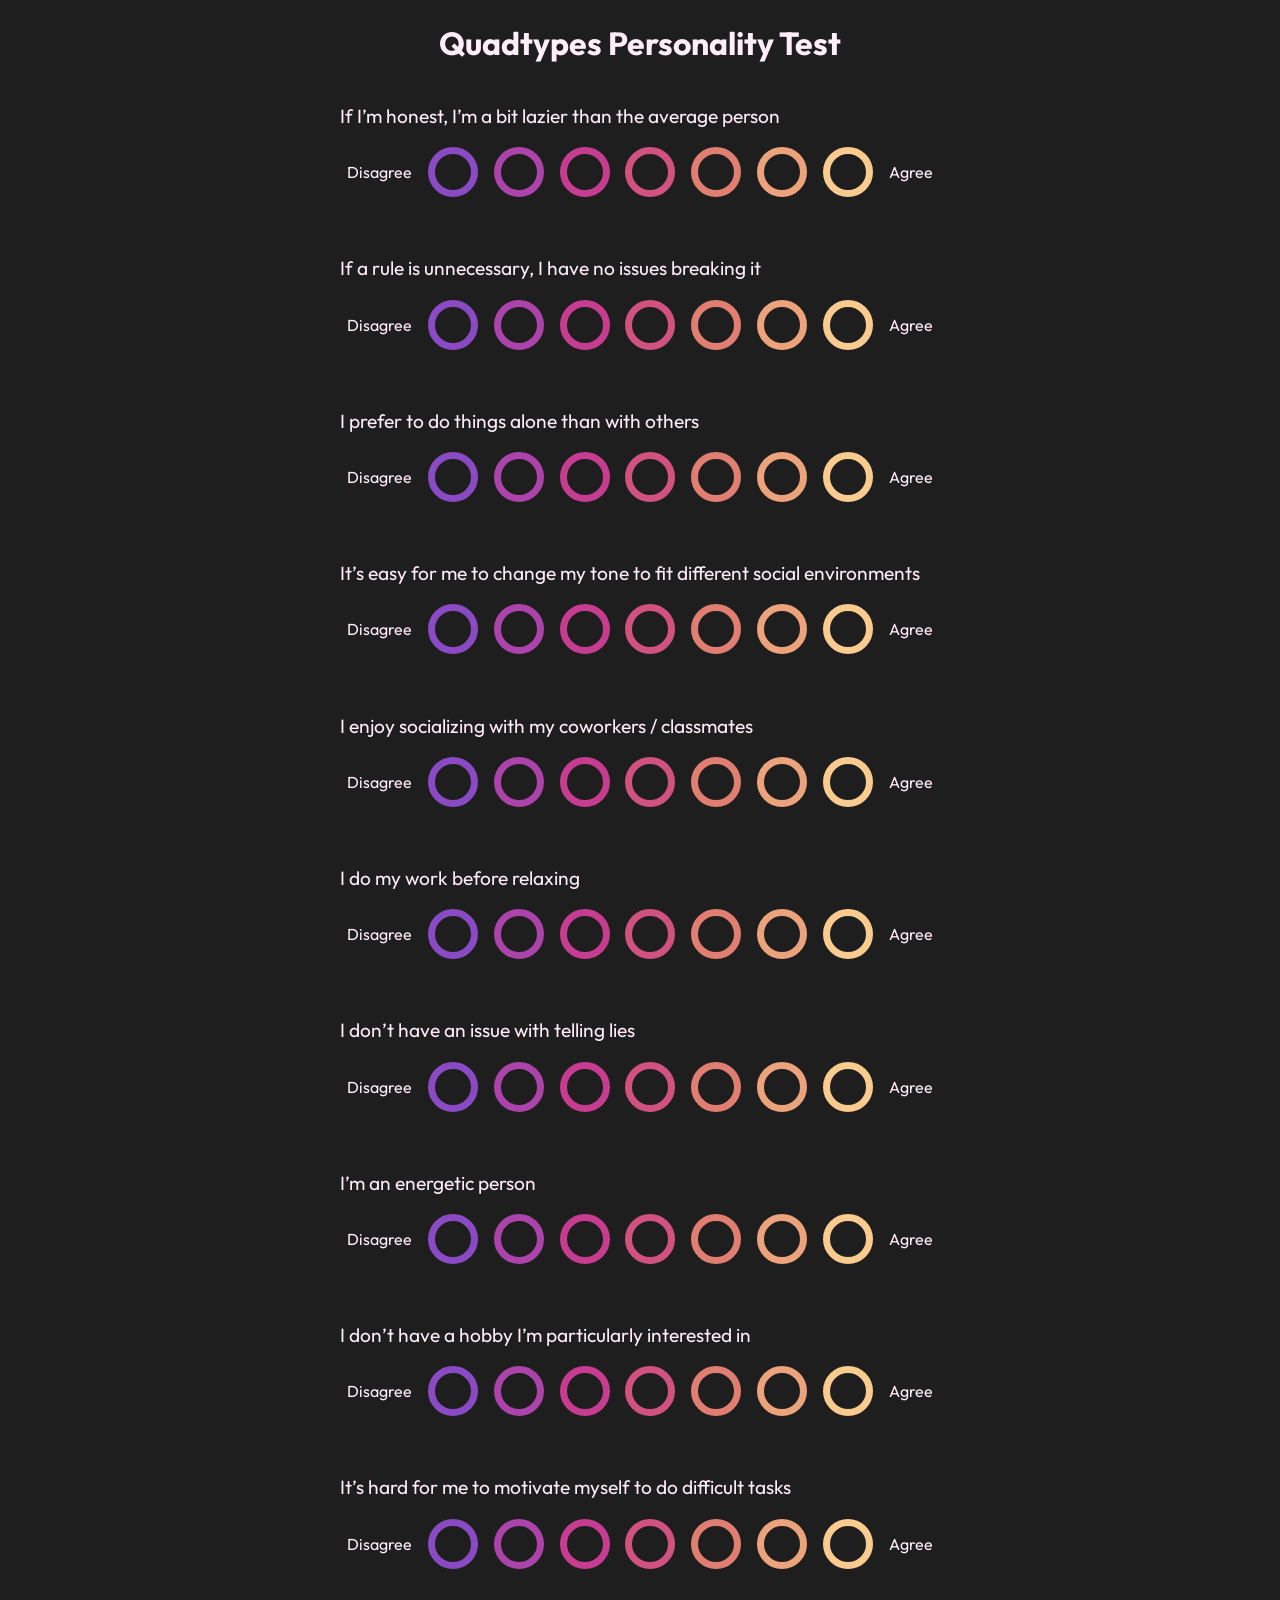
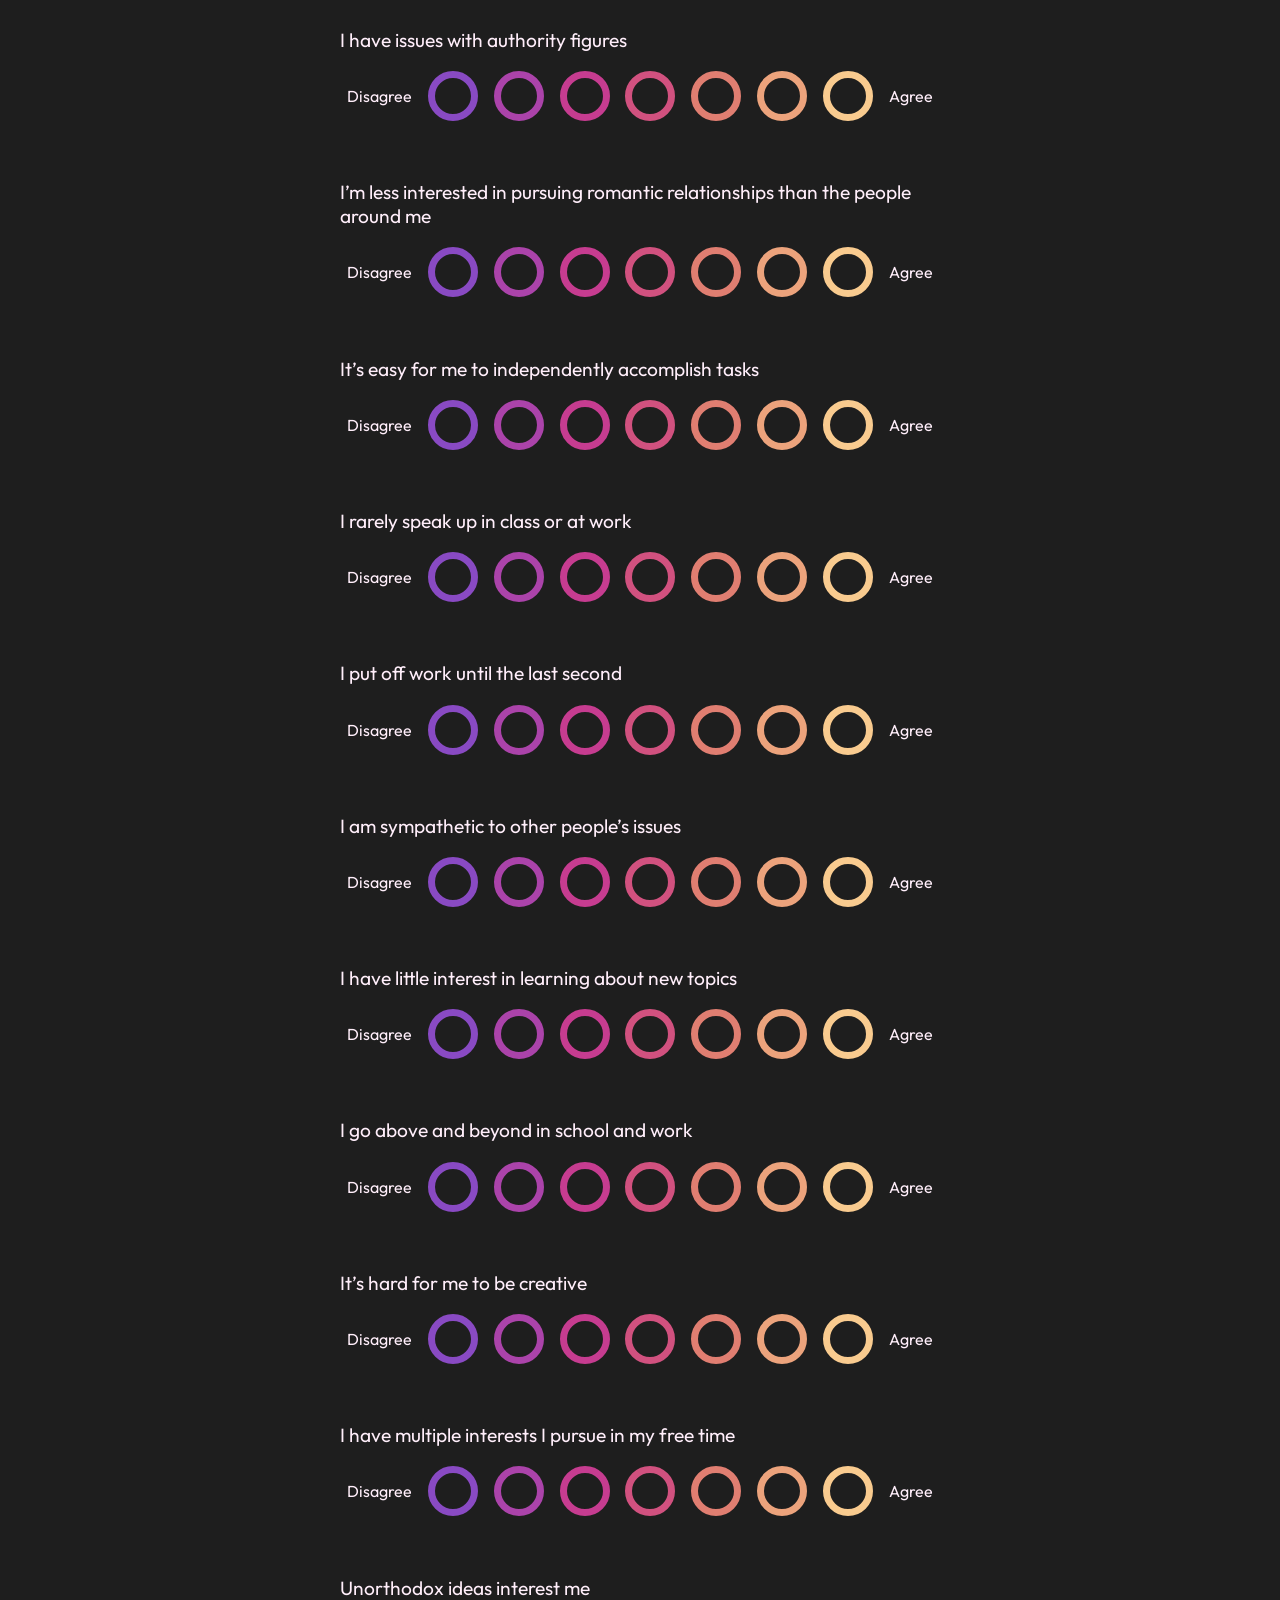
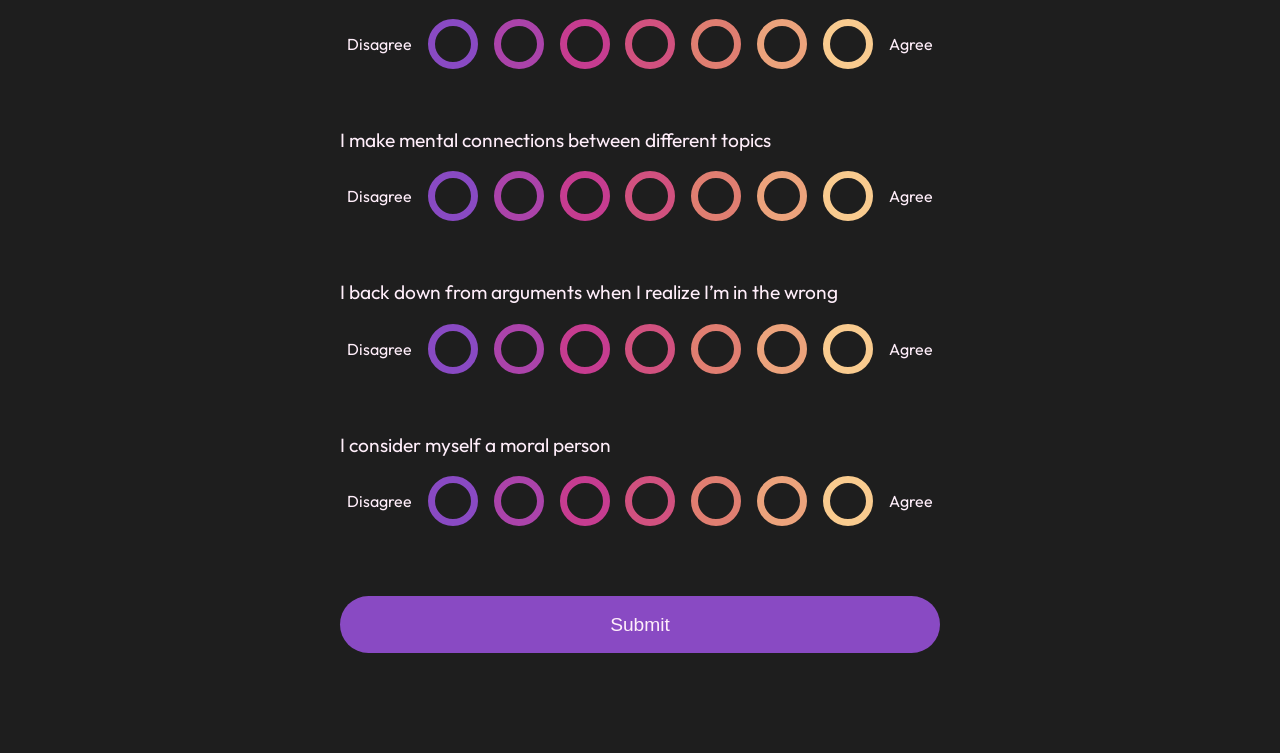
<file: index.html>
<!DOCTYPE html>
<html lang="en">
<head>
    <meta charset="UTF-8">
    <meta name="viewport" content="width=device-width, initial-scale=1.0">
    <title>Quadtypes Personality Test</title>
    <link rel="stylesheet" href="styles.css">
    <script src="script.js" defer></script>
</head>
<body>
    <header>
        <h1>Quadtypes Personality Test</h1>
    </header>
    <main>
        <div id="questions-section"></div>
        <button class="submit-button background-color-0" id="submit-button">Submit</button>
    </main>
</body>
</html>
</file>
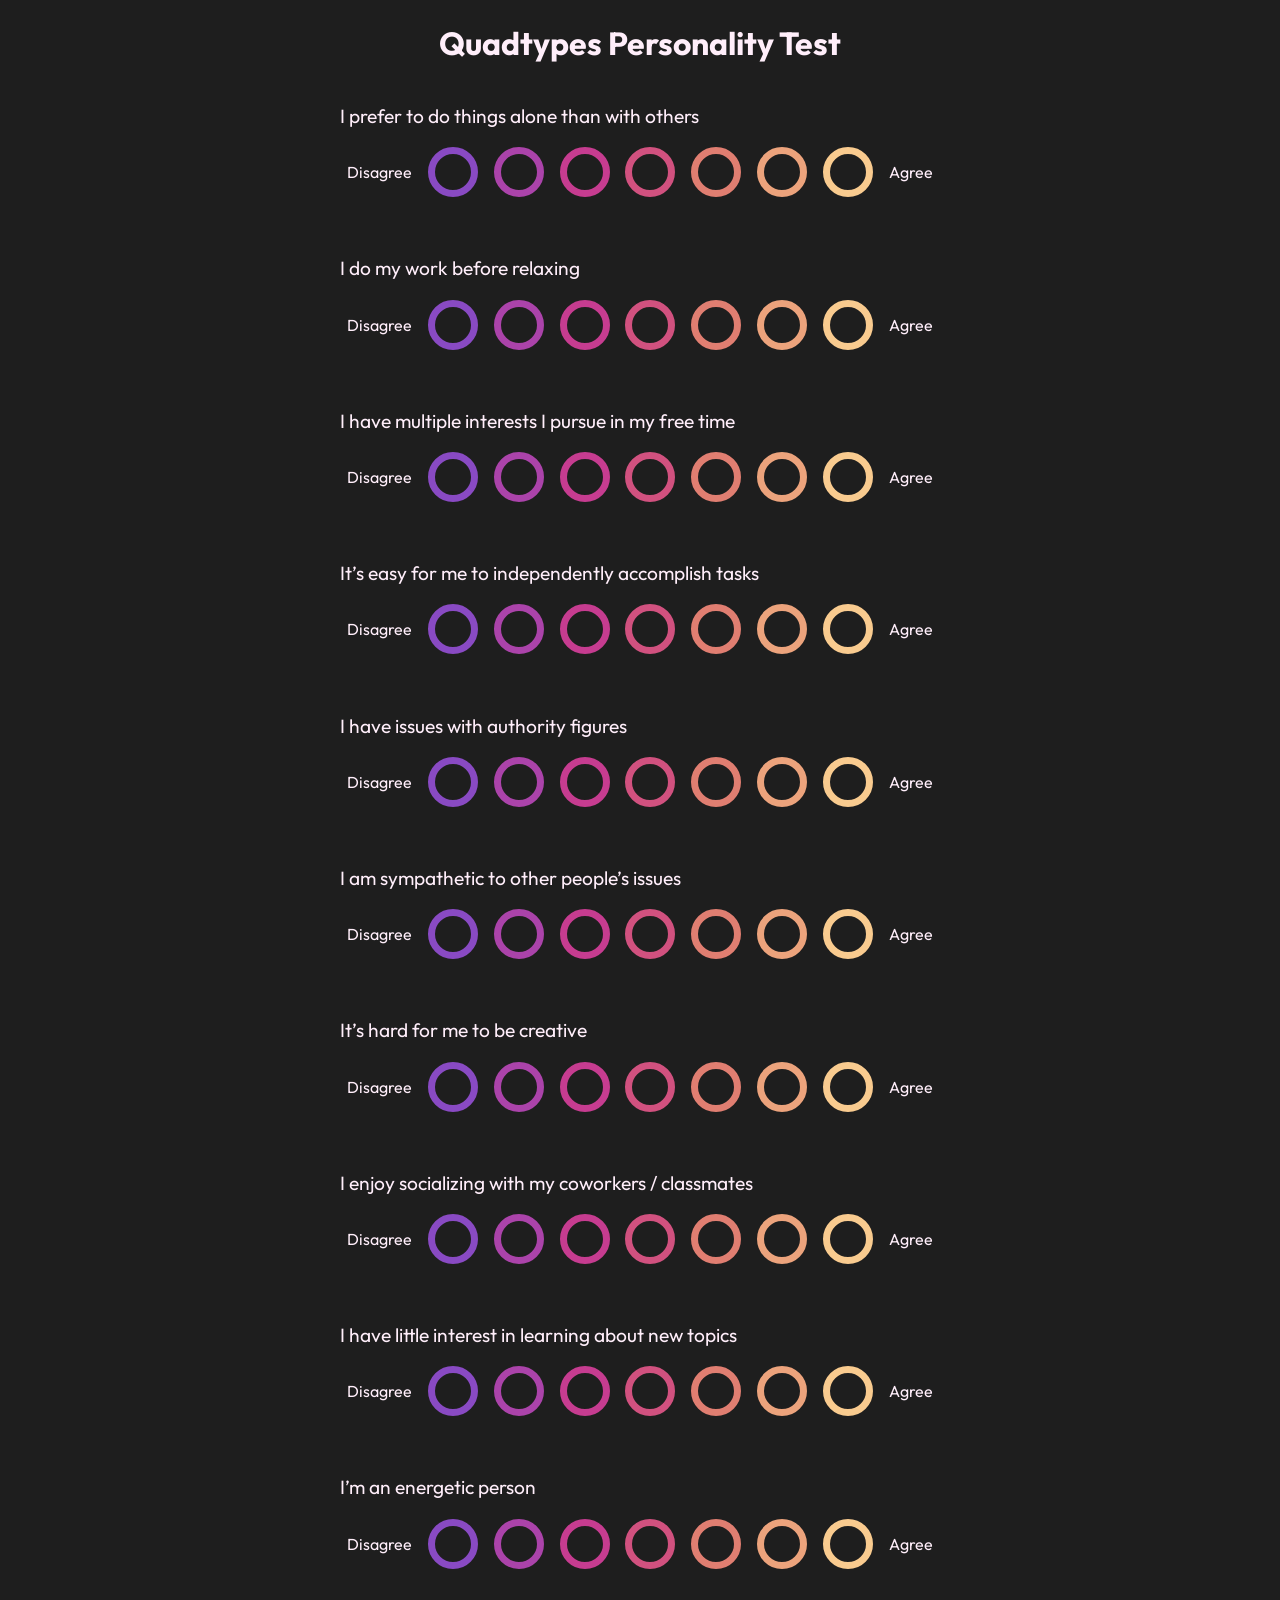
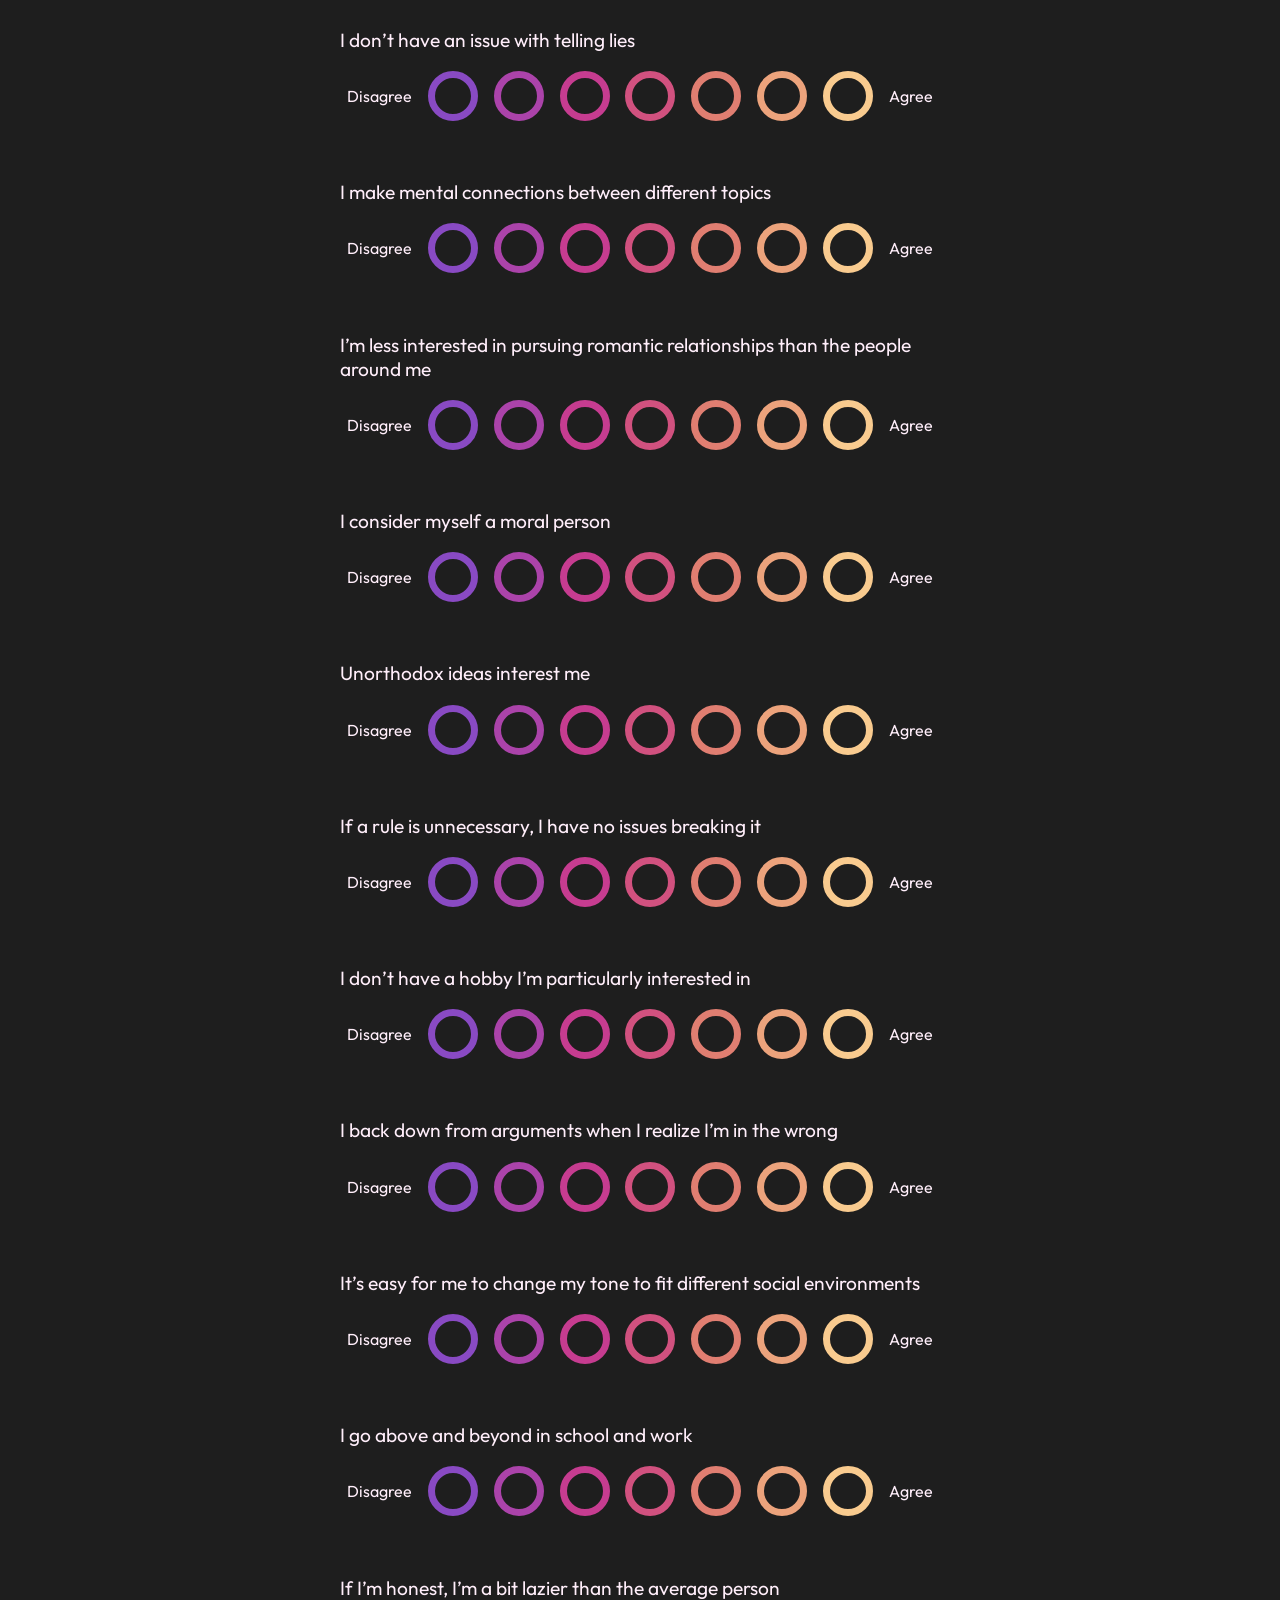
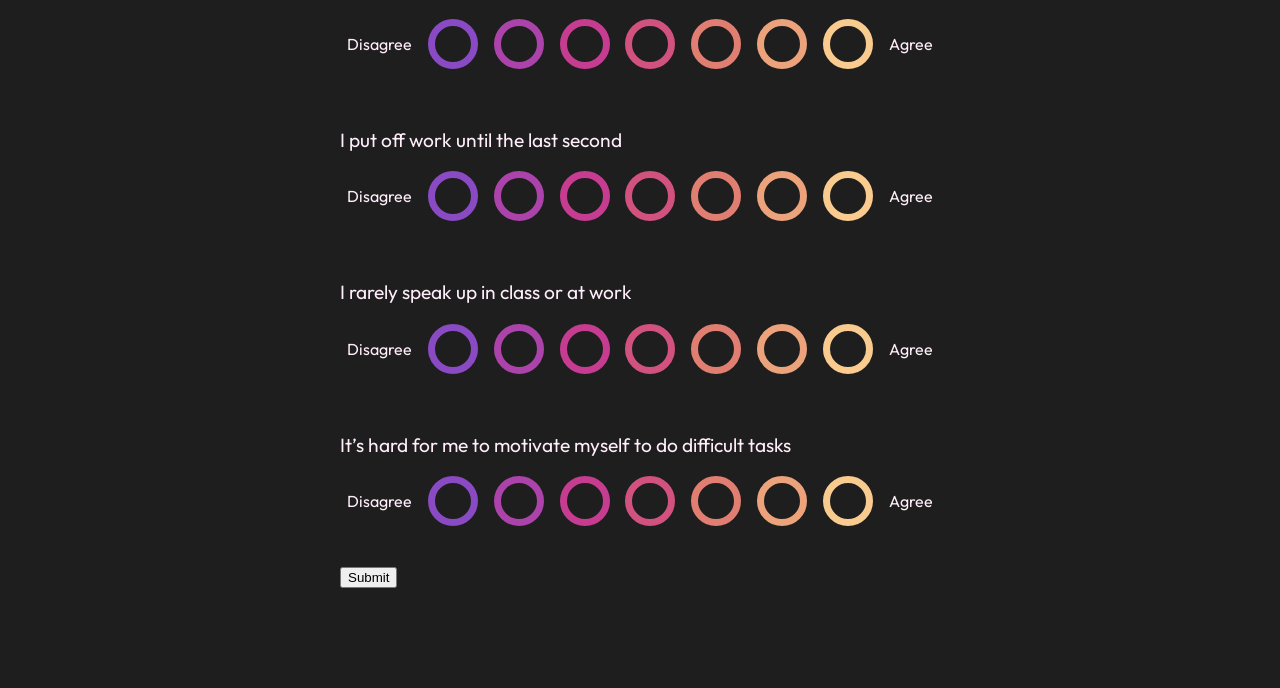
<file: quiz.html>
<!DOCTYPE html>
<html lang="en">
<head>
    <meta charset="UTF-8">
    <meta name="viewport" content="width=device-width, initial-scale=1.0">
    <title>Quadtypes Personality Test</title>
    <link rel="stylesheet" href="styles.css">
    <script src="script.js" defer></script>
</head>
<body>
    <header>
        <h1>Quadtypes Personality Test</h1>
    </header>
    <main>
        <div id="questions-section"></div>
        <button id="submit-button">Submit</button>
    </main>
</body>
</html>
</file>
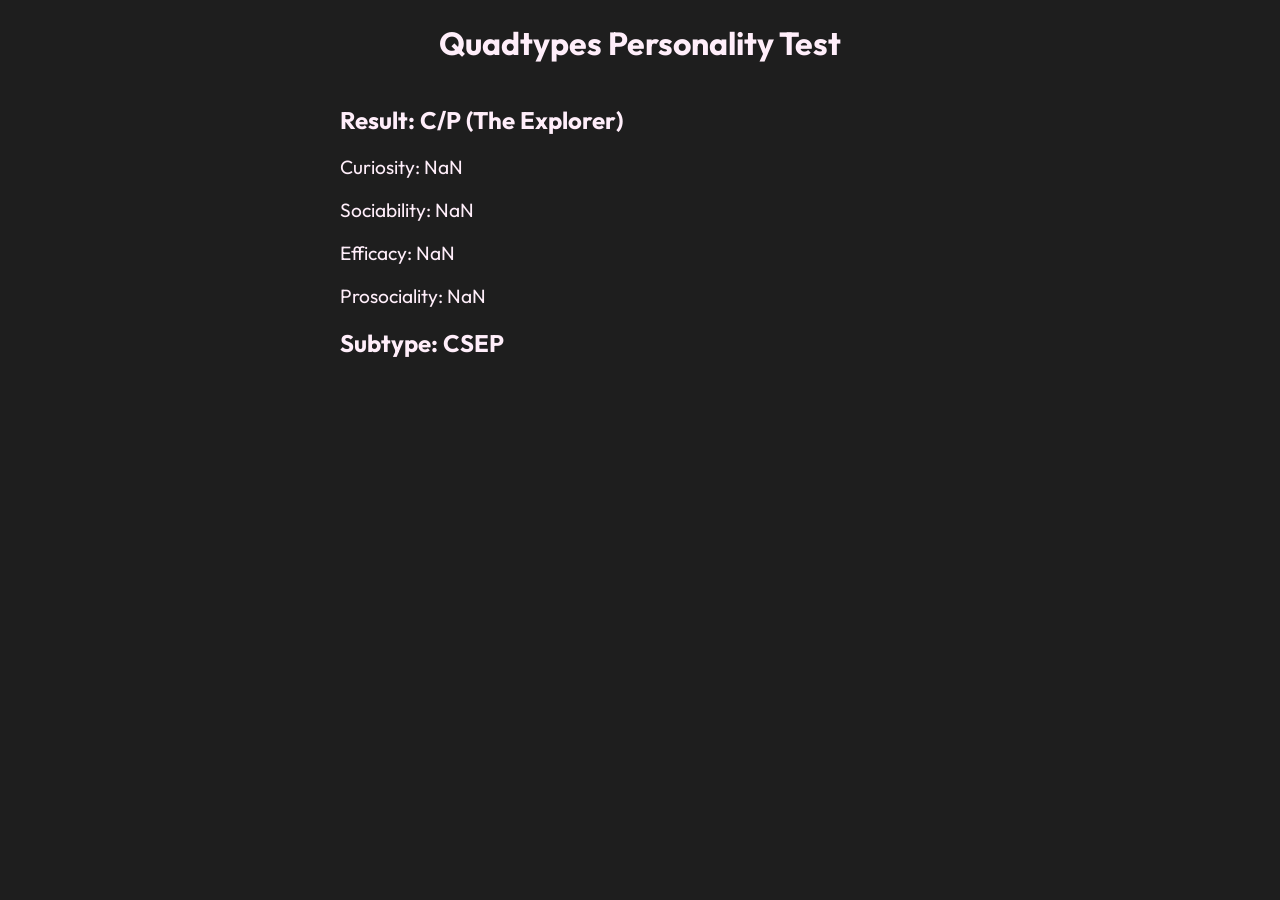
<file: results.html>
<!DOCTYPE html>
<html lang="en">
<head>
    <meta charset="UTF-8">
    <meta name="viewport" content="width=device-width, initial-scale=1.0">
    <title>Quadtype Personality Test Results</title>
    <link rel="stylesheet" href="styles.css">
    <script src="results.js" defer></script>
</head>
<body>
    <header>
        <h1>Quadtypes Personality Test</h1>
    </header>
    <main>
        <h2 id="type-display"></h2>
        <p id="curiosity-display"></p>
        <p id="sociability-display"></p>
        <p id="efficacy-display"></p>
        <p id="prosociality-display"></p>
        <h2 id="subtype-display"></h2>
    </main>
</body>
</html>
</file>
<file: styles.css>
@import url('https://fonts.googleapis.com/css2?family=Outfit:wght@100..900&display=swap');

:root {
    --color-6: #F9CB8F;
    --color-5: #ECA37C;
    --color-4: #E07E71;
    --color-3: #D1517F;
    --color-2: #C63C90;
    --color-1: #AB43AA;
    --color-0: #894AC3;
    --color-bg: #1e1e1e;
    --color-text: #ffeefa;
}
body {
    margin: 2px;
    background-color: var(--color-bg);
    color: var(--color-text);
    font-family: 'Outfit', sans-serif
}
header {
    display: flex;
    justify-content: center;
    text-align: center;
}
main {
    margin: 0 auto 100px;
    max-width: 600px;
}
p {
    font-size: 1.2em;
}
.radio {
    display: flex;
    align-items: center;
    justify-content: space-around;
    gap: 2px;
}
.button {
    width: 50px;
    aspect-ratio: 1 / 1;
    border-radius: 100%;
    box-shadow: none;
    border-width: 7px;
    border-style: solid;
    background-color: transparent;
}
.submit-button {
    border-width: 0px;
    color: var(--color-text);
    border-radius: 40px;
    height: 3em;
    width: 100%;
    font-size: 1.2em;
    margin-top: 30px;
}
.question-holder {
    padding-bottom: 40px;
}
.border-color-0 {
    border-color: var(--color-0);
}
.border-color-1 {
    border-color: var(--color-1);
}
.border-color-2 {
    border-color: var(--color-2);
}
.border-color-3 {
    border-color: var(--color-3);
}
.border-color-4 {
    border-color: var(--color-4);
}
.border-color-5 {
    border-color: var(--color-5);
}
.border-color-6 {
    border-color: var(--color-6);
}
.background-color-0 {
    background-color: var(--color-0);
}
.background-color-1 {
    background-color: var(--color-1);
}
.background-color-2 {
    background-color: var(--color-2);
}
.background-color-3 {
    background-color: var(--color-3);
}
.background-color-4 {
    background-color: var(--color-4);
}
.background-color-5 {
    background-color: var(--color-5);
}
.background-color-6 {
    background-color: var(--color-6);
}
</file>
